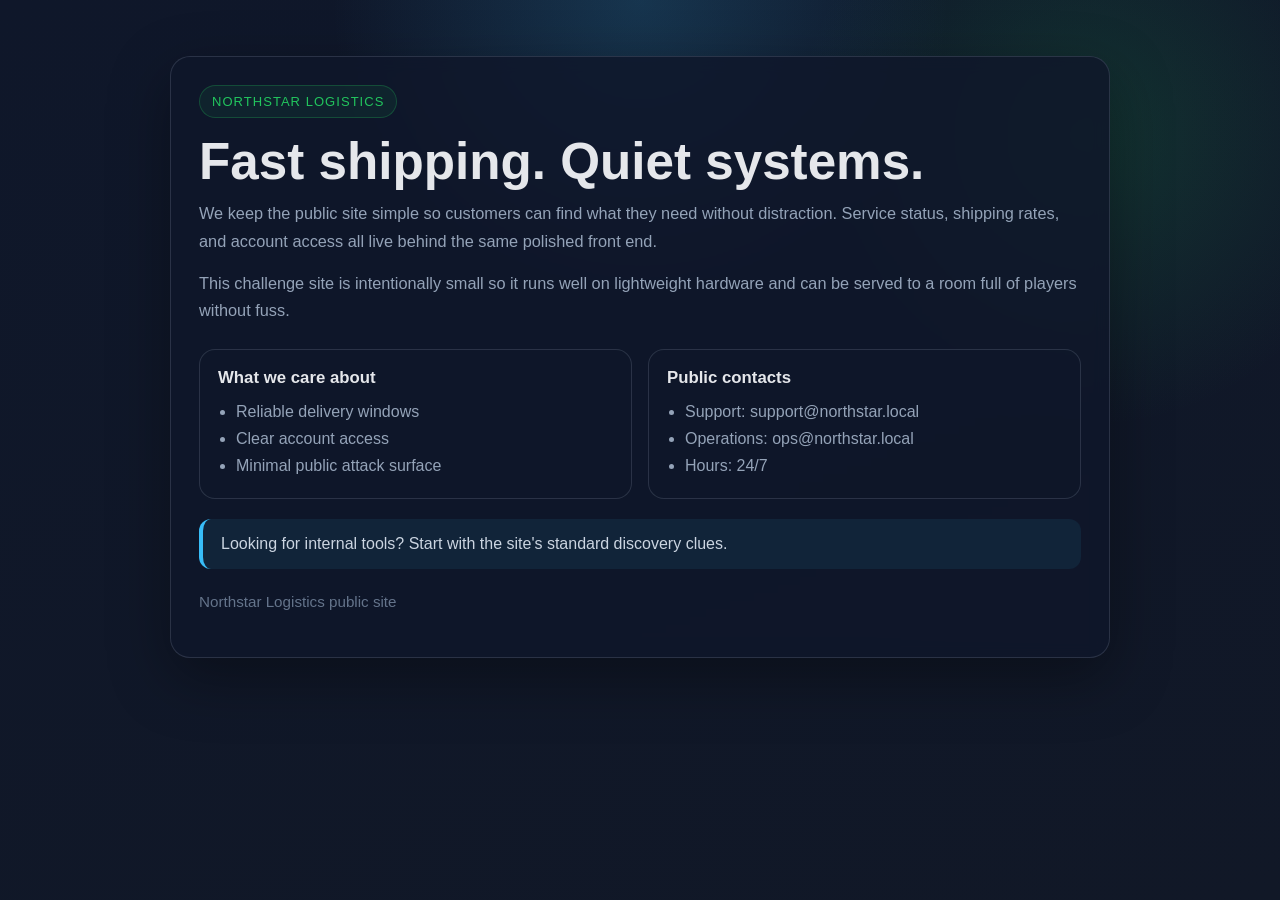
<file: web-exploitation-challenges-1-hidden-admin-panel/index.html>
<!doctype html>
<html lang="en">
<head>
  <meta charset="utf-8" />
  <meta name="viewport" content="width=device-width, initial-scale=1" />
  <title>Northstar Logistics</title>
  <style>
    :root {
      --bg: #0f172a;
      --bg2: #111827;
      --panel: rgba(15, 23, 42, 0.82);
      --border: rgba(148, 163, 184, 0.2);
      --text: #e5e7eb;
      --muted: #94a3b8;
      --accent: #22c55e;
      --accent2: #38bdf8;
    }

    * { box-sizing: border-box; }

    body {
      margin: 0;
      min-height: 100vh;
      font-family: Arial, Helvetica, sans-serif;
      color: var(--text);
      background:
        radial-gradient(circle at top, rgba(56, 189, 248, 0.18), transparent 28%),
        radial-gradient(circle at 85% 15%, rgba(34, 197, 94, 0.16), transparent 22%),
        linear-gradient(160deg, var(--bg), var(--bg2));
    }

    .wrap {
      max-width: 980px;
      margin: 0 auto;
      padding: 56px 20px 72px;
    }

    .card {
      background: var(--panel);
      border: 1px solid var(--border);
      border-radius: 20px;
      padding: 28px;
      box-shadow: 0 20px 60px rgba(0, 0, 0, 0.35);
      backdrop-filter: blur(8px);
    }

    .eyebrow {
      display: inline-block;
      padding: 8px 12px;
      border: 1px solid rgba(34, 197, 94, 0.25);
      border-radius: 999px;
      color: var(--accent);
      font-size: 13px;
      letter-spacing: 0.08em;
      text-transform: uppercase;
      background: rgba(34, 197, 94, 0.08);
    }

    h1 {
      margin: 18px 0 12px;
      font-size: clamp(2.4rem, 4vw, 4.2rem);
      line-height: 1.02;
    }

    p {
      margin: 0 0 14px;
      color: var(--muted);
      line-height: 1.7;
      font-size: 1.02rem;
    }

    .grid {
      display: grid;
      grid-template-columns: repeat(2, minmax(0, 1fr));
      gap: 16px;
      margin-top: 24px;
    }

    .panel {
      border: 1px solid var(--border);
      border-radius: 16px;
      padding: 18px;
      background: rgba(15, 23, 42, 0.48);
    }

    .panel h2 {
      margin: 0 0 10px;
      font-size: 1.05rem;
    }

    .panel ul {
      margin: 0;
      padding-left: 18px;
      color: var(--muted);
      line-height: 1.7;
    }

    .hint {
      margin-top: 20px;
      padding: 16px 18px;
      border-left: 4px solid var(--accent2);
      background: rgba(56, 189, 248, 0.08);
      border-radius: 12px;
      color: #cbd5e1;
    }

    .footer {
      margin-top: 20px;
      color: #64748b;
      font-size: 0.95rem;
    }

    @media (max-width: 720px) {
      .wrap { padding: 22px 14px 48px; }
      .card { padding: 22px; }
      .grid { grid-template-columns: 1fr; }
    }
  </style>
</head>
<body>
  <main class="wrap">
    <section class="card">
      <span class="eyebrow">Northstar Logistics</span>
      <h1>Fast shipping. Quiet systems.</h1>
      <p>
        We keep the public site simple so customers can find what they need without distraction.
        Service status, shipping rates, and account access all live behind the same polished front end.
      </p>
      <p>
        This challenge site is intentionally small so it runs well on lightweight hardware and can be served
        to a room full of players without fuss.
      </p>

      <div class="grid">
        <div class="panel">
          <h2>What we care about</h2>
          <ul>
            <li>Reliable delivery windows</li>
            <li>Clear account access</li>
            <li>Minimal public attack surface</li>
          </ul>
        </div>
        <div class="panel">
          <h2>Public contacts</h2>
          <ul>
            <li>Support: support@northstar.local</li>
            <li>Operations: ops@northstar.local</li>
            <li>Hours: 24/7</li>
          </ul>
        </div>
      </div>

      <div class="hint">
        Looking for internal tools? Start with the site's standard discovery clues.
      </div>
      <p class="footer">Northstar Logistics public site</p>
    </section>
  </main>
</body>
</html>
</file>
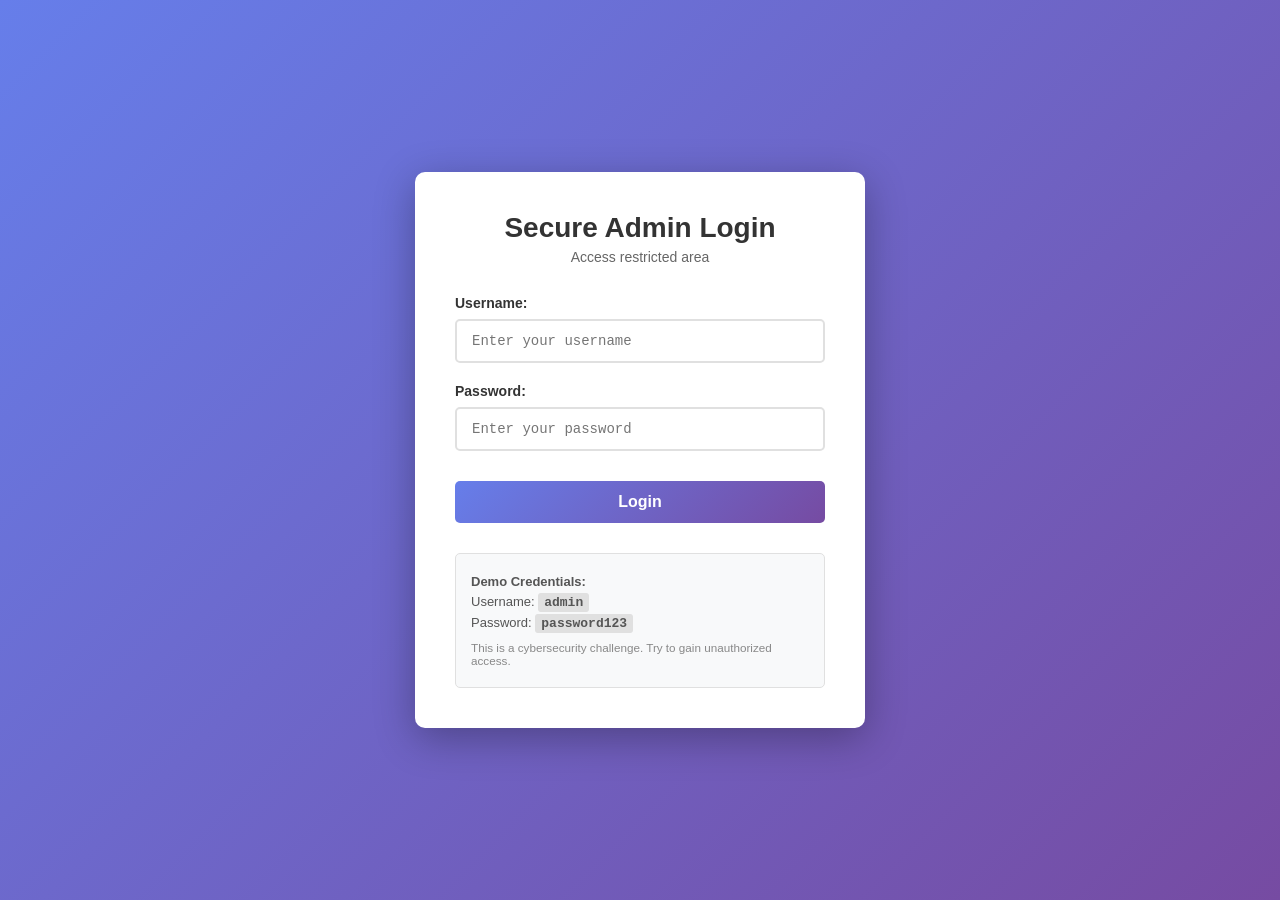
<file: web-exploitation-challenges-2-sql-injection-login/index.html>
<!DOCTYPE html>
<html lang="en">
<head>
    <meta charset="UTF-8">
    <meta name="viewport" content="width=device-width, initial-scale=1.0">
    <title>Admin Login - Secure System</title>
    <link rel="stylesheet" href="style.css">
</head>
<body>
    <div class="container">
        <div class="login-box">
            <h1>Secure Admin Login</h1>
            <p class="subtitle">Access restricted area</p>
            
            <form id="loginForm">
                <div class="form-group">
                    <label for="username">Username:</label>
                    <input 
                        type="text" 
                        id="username" 
                        name="username" 
                        placeholder="Enter your username"
                        autocomplete="off"
                        required
                    >
                </div>
                
                <div class="form-group">
                    <label for="password">Password:</label>
                    <input 
                        type="password" 
                        id="password" 
                        name="password" 
                        placeholder="Enter your password"
                        autocomplete="off"
                        required
                    >
                </div>
                
                <button type="submit" class="btn-login">Login</button>
            </form>
            
            <div id="errorMessage" class="error-message"></div>
            
            <div class="info-box">
                <p><strong>Demo Credentials:</strong></p>
                <p>Username: <code>admin</code></p>
                <p>Password: <code>password123</code></p>
                <p style="margin-top: 10px; font-size: 0.9em; color: #888;">
                    This is a cybersecurity challenge. Try to gain unauthorized access.
                </p>
            </div>
        </div>
    </div>

    <script src="script.js"></script>
</body>
</html>
</file>
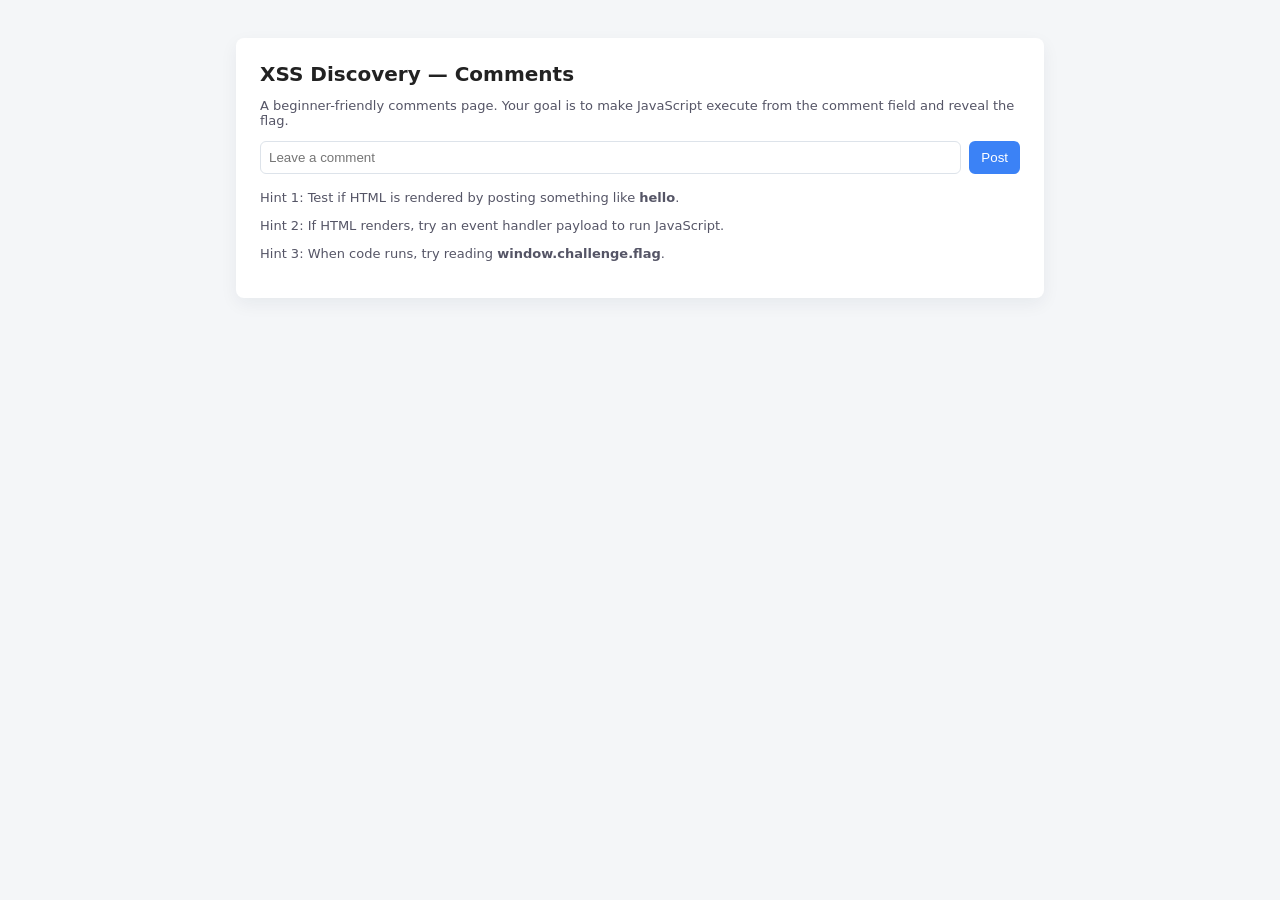
<file: web-exploitation-challenges-3-xss-discovery/index.html>
<!DOCTYPE html>
<html lang="en">
<head>
    <meta charset="utf-8">
    <meta name="viewport" content="width=device-width,initial-scale=1">
    <title>XSS Discovery — Comments</title>
    <style>
        body { font-family: system-ui, -apple-system, Roboto, "Segoe UI", Arial; background:#f4f6f8; color:#222; padding:30px; }
        .wrap { max-width:760px; margin:0 auto; background:white; padding:24px; border-radius:8px; box-shadow:0 6px 18px rgba(20,30,60,0.06);} 
        h1{margin:0 0 12px 0;font-size:20px}
        form{display:flex;gap:8px;margin-bottom:16px}
        input[type="text"]{flex:1;padding:8px;border:1px solid #dde3ea;border-radius:6px}
        button{padding:8px 12px;border-radius:6px;border:none;background:#3b82f6;color:white;cursor:pointer}
        .comment-list{margin-top:8px}
        .comment{padding:10px;border-radius:6px;border:1px solid #eef3fa;margin-bottom:8px;background:#fbfdff}
        .hint{font-size:13px;color:#556; margin-top:12px}
    </style>
</head>
<body>
    <div class="wrap">
        <h1>XSS Discovery — Comments</h1>
        <p class="hint">A beginner-friendly comments page. Your goal is to make JavaScript execute from the comment field and reveal the flag.</p>

        <form method="get" action="index.html">
            <input type="text" name="comment" placeholder="Leave a comment" autocomplete="off">
            <button type="submit">Post</button>
        </form>

        <div class="comment-list">
            <!-- Reflected comments will appear here (vulnerable reflection) -->
            <div id="comments"></div>
        </div>

        <p class="hint">Hint 1: Test if HTML is rendered by posting something like <b>hello</b>.</p>
        <p class="hint">Hint 2: If HTML renders, try an event handler payload to run JavaScript.</p>
        <p class="hint">Hint 3: When code runs, try reading <strong>window.challenge.flag</strong>.</p>
    </div>

    <script>
        const FLAG = 'srcq{escape_output_everywhere}';
        window.challenge = { flag: FLAG };
        
        function getParam(name) {
            const u = new URL(window.location.href);
            return u.searchParams.get(name);
        }

        const comment = getParam('comment');
        if (comment) {
            const container = document.getElementById('comments');
            const div = document.createElement('div');
            div.className = 'comment';
            // VULNERABLE: using innerHTML with untrusted input
            div.innerHTML = comment;
            container.prepend(div);
        }

    </script>
</body>
</html>
</file>
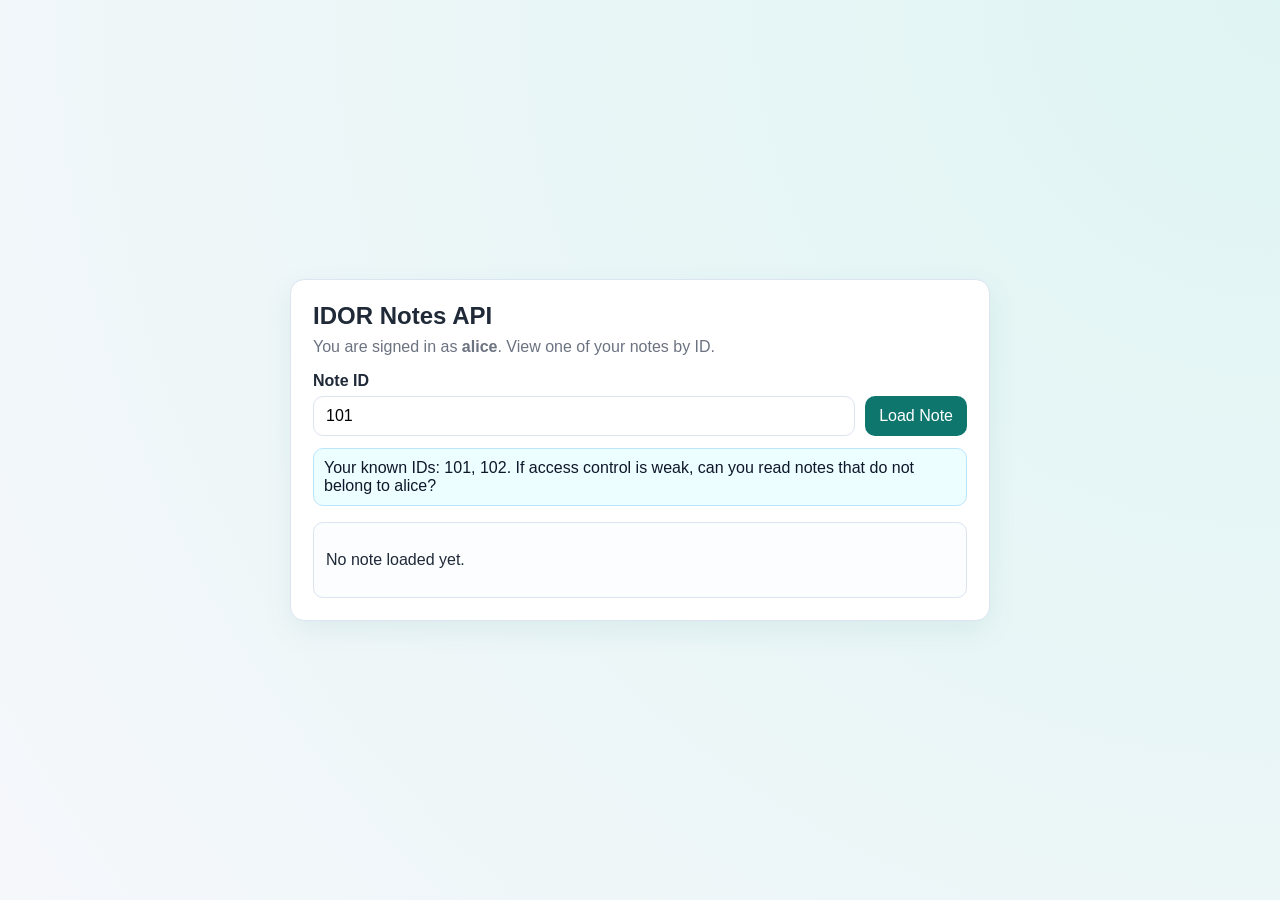
<file: web-exploitation-challenges-4-idor-notes-api/index.html>
<!doctype html>
<html lang="en">
<head>
  <meta charset="utf-8">
  <meta name="viewport" content="width=device-width,initial-scale=1">
  <title>IDOR Notes API</title>
  <link rel="stylesheet" href="style.css">
</head>
<body>
  <main class="card">
    <h1>IDOR Notes API</h1>
    <p class="lead">
      You are signed in as <strong>alice</strong>. View one of your notes by ID.
    </p>

    <label for="noteId">Note ID</label>
    <div class="row">
      <input id="noteId" type="number" value="101" min="1" step="1">
      <button id="loadBtn">Load Note</button>
    </div>

    <p class="hint">
      Your known IDs: 101, 102. If access control is weak, can you read notes that do not belong to alice?
    </p>

    <section id="result" class="result" aria-live="polite">
      <p>No note loaded yet.</p>
    </section>
  </main>

  <script src="script.js"></script>
</body>
</html>
</file>
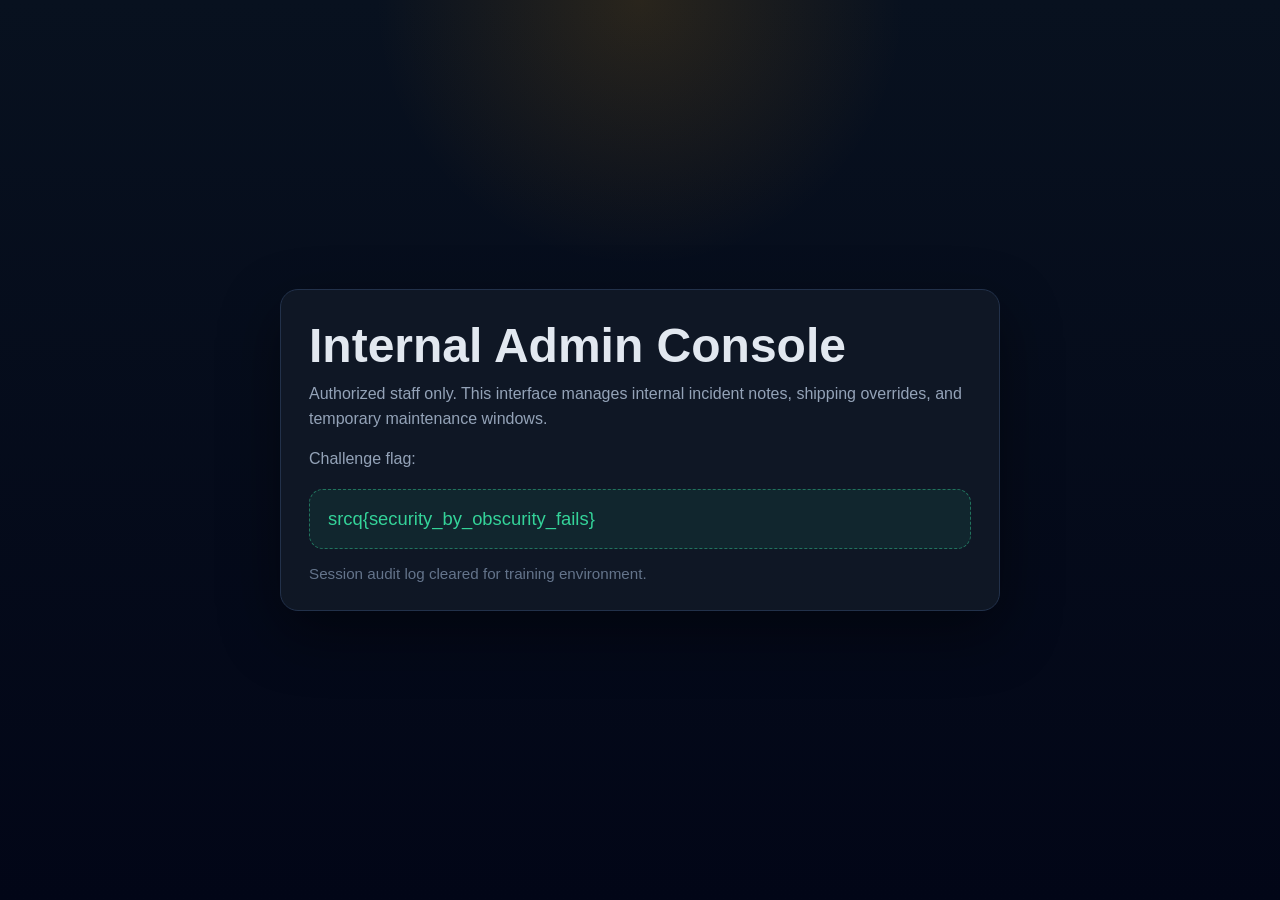
<file: web-exploitation-challenges-1-hidden-admin-panel/admin/index.html>
<!doctype html>
<html lang="en">
<head>
  <meta charset="utf-8" />
  <meta name="viewport" content="width=device-width, initial-scale=1" />
  <title>Admin Panel</title>
  <style>
    :root {
      --bg: #08111f;
      --panel: #101826;
      --line: #22314a;
      --text: #e2e8f0;
      --muted: #94a3b8;
      --accent: #f59e0b;
      --flag: #34d399;
    }

    * { box-sizing: border-box; }

    body {
      margin: 0;
      min-height: 100vh;
      display: grid;
      place-items: center;
      background:
        radial-gradient(circle at top, rgba(245, 158, 11, 0.14), transparent 24%),
        linear-gradient(180deg, var(--bg), #020617 100%);
      color: var(--text);
      font-family: Arial, Helvetica, sans-serif;
    }

    .panel {
      width: min(720px, calc(100vw - 32px));
      background: rgba(16, 24, 38, 0.94);
      border: 1px solid var(--line);
      border-radius: 18px;
      padding: 28px;
      box-shadow: 0 22px 60px rgba(0, 0, 0, 0.45);
    }

    h1 {
      margin: 0 0 8px;
      font-size: clamp(2rem, 4vw, 3rem);
    }

    p {
      margin: 0 0 14px;
      color: var(--muted);
      line-height: 1.6;
    }

    .flag {
      margin-top: 18px;
      padding: 18px;
      border-radius: 14px;
      border: 1px dashed rgba(52, 211, 153, 0.45);
      background: rgba(52, 211, 153, 0.08);
      color: var(--flag);
      font-size: 1.15rem;
      word-break: break-word;
    }

    .note {
      margin-top: 16px;
      color: #64748b;
      font-size: 0.95rem;
    }
  </style>
</head>
<body>
  <main class="panel">
    <h1>Internal Admin Console</h1>
    <p>
      Authorized staff only. This interface manages internal incident notes, shipping overrides,
      and temporary maintenance windows.
    </p>
    <p>
      Challenge flag:
    </p>
    <div class="flag">srcq{security_by_obscurity_fails}</div>
    <div class="note">Session audit log cleared for training environment.</div>
  </main>
</body>
</html>
</file>
<file: web-exploitation-challenges-2-sql-injection-login/style.css>
* {
    margin: 0;
    padding: 0;
    box-sizing: border-box;
}

body {
    font-family: 'Segoe UI', Tahoma, Geneva, Verdana, sans-serif;
    background: linear-gradient(135deg, #667eea 0%, #764ba2 100%);
    min-height: 100vh;
    display: flex;
    justify-content: center;
    align-items: center;
    padding: 20px;
}

.container {
    width: 100%;
    max-width: 450px;
}

.login-box {
    background: white;
    border-radius: 10px;
    box-shadow: 0 10px 40px rgba(0, 0, 0, 0.3);
    padding: 40px;
    animation: slideIn 0.3s ease-out;
}

@keyframes slideIn {
    from {
        opacity: 0;
        transform: translateY(-20px);
    }
    to {
        opacity: 1;
        transform: translateY(0);
    }
}

h1 {
    color: #333;
    margin-bottom: 5px;
    font-size: 28px;
    text-align: center;
}

.subtitle {
    color: #666;
    text-align: center;
    margin-bottom: 30px;
    font-size: 14px;
}

.form-group {
    margin-bottom: 20px;
}

label {
    display: block;
    color: #333;
    font-weight: 600;
    margin-bottom: 8px;
    font-size: 14px;
}

input[type="text"],
input[type="password"] {
    width: 100%;
    padding: 12px 15px;
    border: 2px solid #e0e0e0;
    border-radius: 5px;
    font-size: 14px;
    transition: border-color 0.3s;
    font-family: 'Courier New', monospace;
}

input[type="text"]:focus,
input[type="password"]:focus {
    outline: none;
    border-color: #667eea;
    box-shadow: 0 0 5px rgba(102, 126, 234, 0.3);
}

.btn-login {
    width: 100%;
    padding: 12px;
    background: linear-gradient(135deg, #667eea 0%, #764ba2 100%);
    color: white;
    border: none;
    border-radius: 5px;
    font-size: 16px;
    font-weight: 600;
    cursor: pointer;
    transition: transform 0.2s, box-shadow 0.2s;
    margin-top: 10px;
}

.btn-login:hover {
    transform: translateY(-2px);
    box-shadow: 0 5px 20px rgba(102, 126, 234, 0.4);
}

.btn-login:active {
    transform: translateY(0);
}

.error-message {
    color: #e74c3c;
    margin-top: 20px;
    padding: 12px;
    background: #fadbd8;
    border-radius: 5px;
    border-left: 4px solid #e74c3c;
    font-size: 14px;
    display: none;
}

.error-message.show {
    display: block;
    animation: shake 0.3s;
}

@keyframes shake {
    0%, 100% { transform: translateX(0); }
    25% { transform: translateX(-5px); }
    75% { transform: translateX(5px); }
}

.success-message {
    color: #27ae60;
    margin-top: 20px;
    padding: 12px;
    background: #d5f4e6;
    border-radius: 5px;
    border-left: 4px solid #27ae60;
    font-size: 14px;
    display: none;
}

.success-message.show {
    display: block;
}

.info-box {
    margin-top: 30px;
    padding: 15px;
    background: #f8f9fa;
    border-radius: 5px;
    font-size: 13px;
    color: #555;
    border: 1px solid #e0e0e0;
}

.info-box p {
    margin: 5px 0;
}

.info-box code {
    background: #e0e0e0;
    padding: 2px 6px;
    border-radius: 3px;
    font-family: 'Courier New', monospace;
    font-weight: 600;
}

/* Loading state */
.btn-login:disabled {
    opacity: 0.7;
    cursor: not-allowed;
}

.spinner {
    display: none;
    width: 16px;
    height: 16px;
    border: 2px solid rgba(255, 255, 255, 0.3);
    border-top: 2px solid white;
    border-radius: 50%;
    animation: spin 0.6s linear infinite;
    margin: 0 auto;
}

@keyframes spin {
    to { transform: rotate(360deg); }
}
</file>
<file: web-exploitation-challenges-4-idor-notes-api/style.css>
:root {
  --bg: #f5f7fb;
  --card: #ffffff;
  --ink: #1f2937;
  --soft: #6b7280;
  --line: #dbe4f0;
  --accent: #0f766e;
}

* { box-sizing: border-box; }

body {
  margin: 0;
  font-family: "Segoe UI", Tahoma, sans-serif;
  background: radial-gradient(circle at top right, #dff5f3, var(--bg));
  color: var(--ink);
  min-height: 100vh;
  display: grid;
  place-items: center;
  padding: 24px;
}

.card {
  width: min(700px, 100%);
  background: var(--card);
  border: 1px solid var(--line);
  border-radius: 14px;
  padding: 22px;
  box-shadow: 0 10px 30px rgba(15, 118, 110, 0.08);
}

h1 {
  margin-top: 0;
  margin-bottom: 8px;
  font-size: 1.5rem;
}

.lead {
  margin-top: 0;
  color: var(--soft);
}

label {
  display: block;
  margin-top: 16px;
  margin-bottom: 6px;
  font-weight: 600;
}

.row {
  display: flex;
  gap: 10px;
}

input, button {
  font: inherit;
  border-radius: 10px;
}

input {
  flex: 1;
  border: 1px solid var(--line);
  padding: 10px 12px;
}

button {
  border: 0;
  background: var(--accent);
  color: white;
  padding: 10px 14px;
  cursor: pointer;
}

button:hover { filter: brightness(0.95); }

.hint {
  margin: 12px 0 0;
  color: #0f172a;
  background: #ecfeff;
  border: 1px solid #bae6fd;
  border-radius: 10px;
  padding: 10px;
}

.result {
  margin-top: 16px;
  border: 1px solid var(--line);
  border-radius: 10px;
  padding: 12px;
  background: #fbfdff;
}

.result pre {
  margin: 0;
  white-space: pre-wrap;
}
</file>
